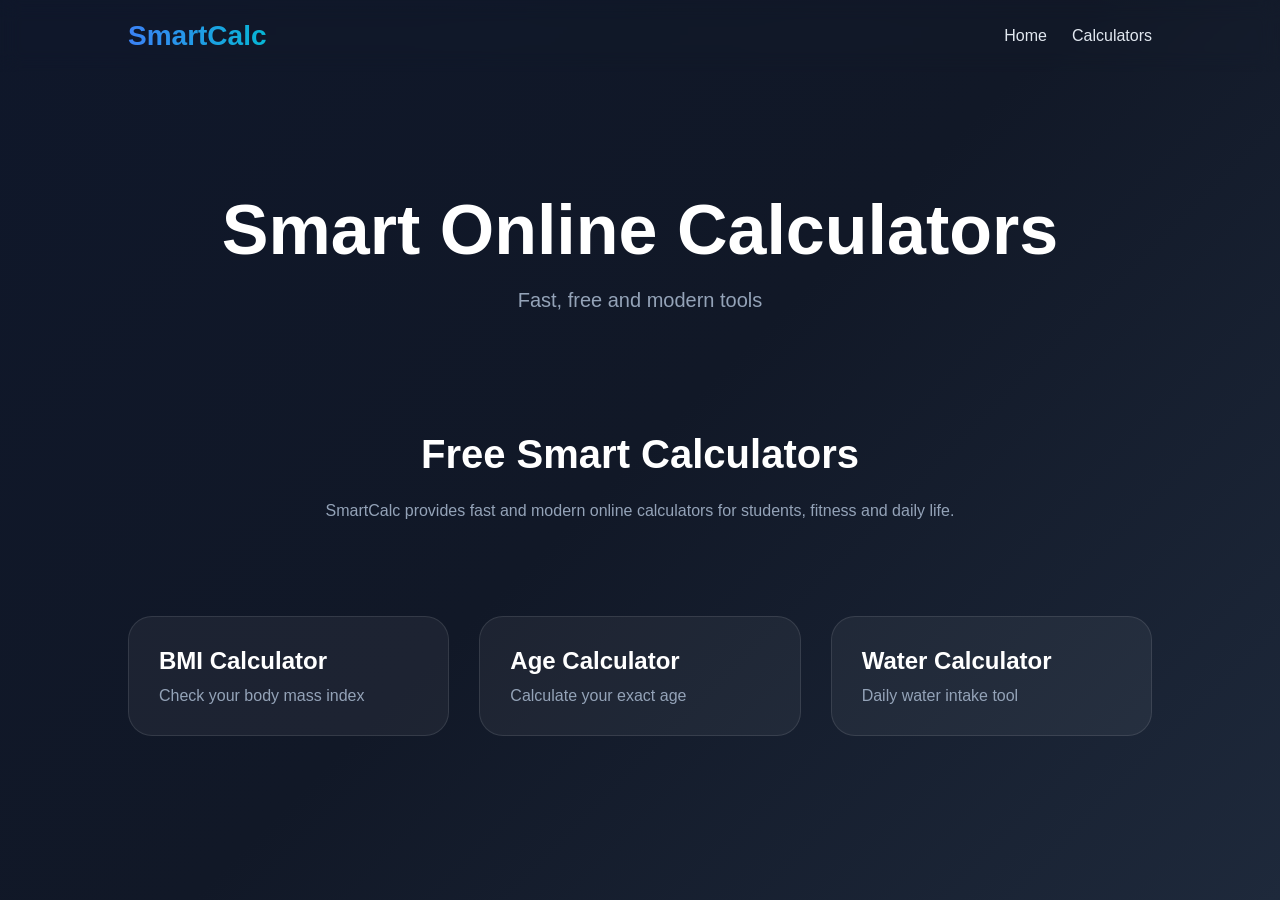
<file: index.html>
<!DOCTYPE html>
<html lang="en">
<head>
    <link
  rel="icon"
  href="favicon.png"
/>

    <meta
  name="description"
  content="Free online smart calculators for students, fitness and daily life."
/>

<meta
  name="keywords"
  content="BMI Calculator, Age Calculator, Water Calculator"
/>

<meta
  name="author"
  content="SmartCalc"
/>

  <meta charset="UTF-8"/>

  <meta
    name="viewport"
    content="width=device-width,
    initial-scale=1.0"
  />

  <title>
    SmartCalc - Online Calculators
  </title>

  <link
    rel="stylesheet"
    href="style.css"
  />

</head>

<body>

<header>

  <div class="logo">
    SmartCalc
  </div>

  <nav>

    <a href="#">Home</a>

    <a href="#">
      Calculators
    </a>

  </nav>

</header>

<section class="hero">

  <h1>
    Smart Online Calculators
  </h1>

  <p>
    Fast, free and modern tools
  </p>

</section>

<section class="about">

  <h2>
    Free Smart Calculators
  </h2>

  <p>

    SmartCalc provides fast and modern
    online calculators for students,
    fitness and daily life.

  </p>

</section>

<section class="cards">

  <!-- BMI -->

  <a
    href="calculators/bmi.html"
    class="tool-card"
  >

    <h2>
      BMI Calculator
    </h2>

    <p>
      Check your body mass index
    </p>

  </a>

  <!-- AGE -->

  <a
    href="calculators/age.html"
    class="tool-card"
  >

    <h2>
      Age Calculator
    </h2>

    <p>
      Calculate your exact age
    </p>

  </a>

  <!-- WATER -->

  <a
    href="calculators/water.html"
    class="tool-card"
  >

    <h2>
      Water Calculator
    </h2>

    <p>
      Daily water intake tool
    </p>

  </a>

</section>

</body>
</html>
</file>
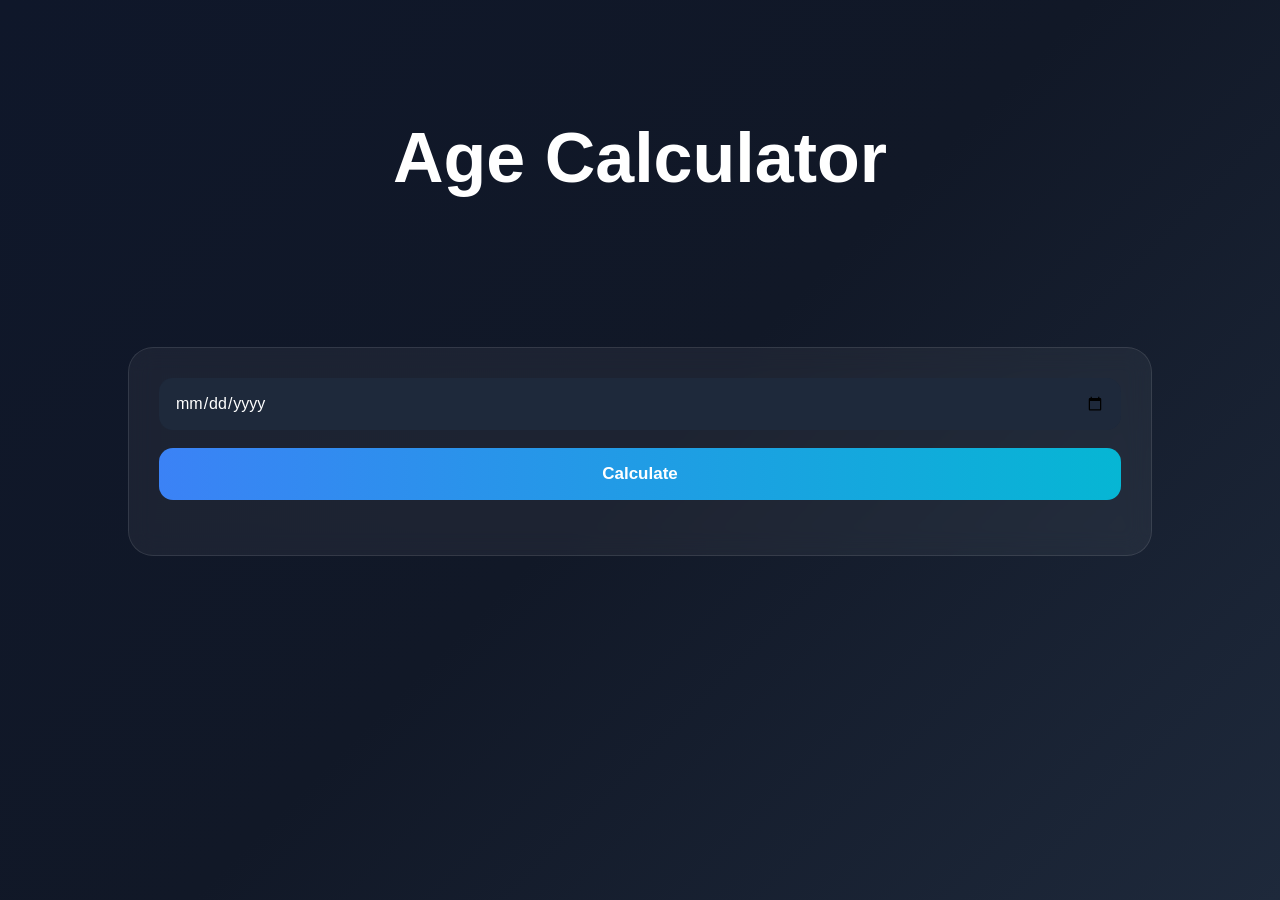
<file: calculators/age.html>
<!DOCTYPE html>
<html lang="en">
<head>
    <link
  rel="icon"
  href="../favicon.png"
/>
<meta
  name="description"
  content="Free online smart calculators for students, fitness and daily life."
/>

<meta
  name="keywords"
  content="BMI Calculator, Age Calculator, Water Calculator"
/>

<meta
  name="author"
  content="SmartCalc"
/>
  <meta charset="UTF-8"/>

  <meta
    name="viewport"
    content="width=device-width,
    initial-scale=1.0"
  />

  <meta
    name="description"
    content="Free online age calculator"
  />

  <title>
    Age Calculator
  </title>

  <link
    rel="stylesheet"
    href="../style.css"
  />

</head>

<body>

<section class="hero">

  <h1>
    Age Calculator
  </h1>

</section>

<section class="cards">

  <div class="card">

    <input
      type="date"
      id="birthDate"
    />

    <button onclick="calculateAge()">

      Calculate

    </button>

    <div
      id="result"
      class="result"
    ></div>

  </div>

</section>

<script
  src="../js/age.js"
></script>

</body>
</html>
</file>
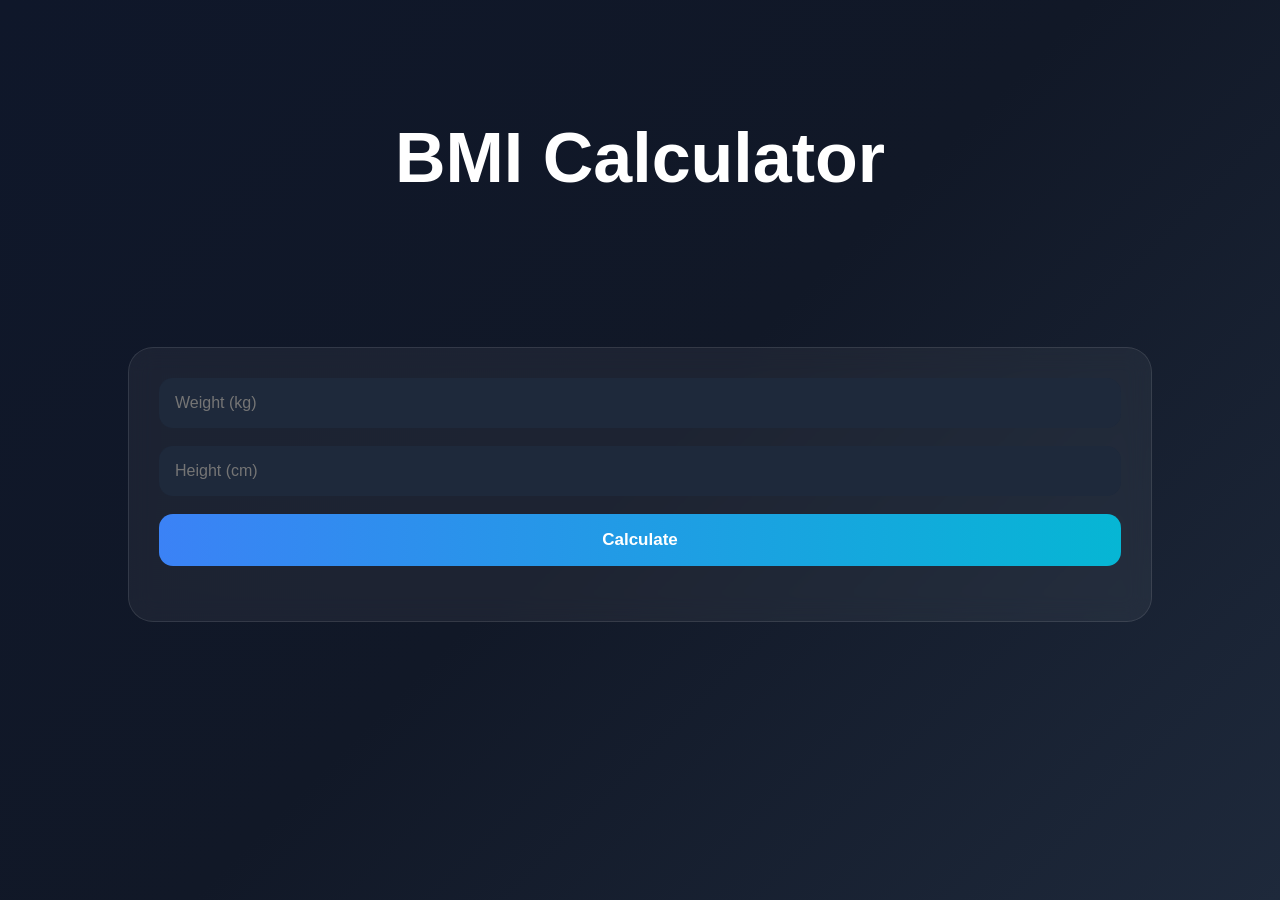
<file: calculators/bmi.html>
<!DOCTYPE html>
<html lang="en">
<head>
    <link
  rel="icon"
  href="../favicon.png"
/>

    <meta
  name="description"
  content="Free online smart calculators for students, fitness and daily life."
/>

<meta
  name="keywords"
  content="BMI Calculator, Age Calculator, Water Calculator"
/>

<meta
  name="author"
  content="SmartCalc"
/>

  <meta charset="UTF-8"/>

  <meta
    name="viewport"
    content="width=device-width,
    initial-scale=1.0"
  />

  <title>
    BMI Calculator
  </title>

  <link
    rel="stylesheet"
    href="../style.css"
  />

</head>

<body>

<section class="hero">

  <h1>
    BMI Calculator
  </h1>

</section>

<section class="cards">

  <div class="card">

    <input
      type="number"
      id="weight"
      placeholder="Weight (kg)"
    />

    <input
      type="number"
      id="height"
      placeholder="Height (cm)"
    />

    <button onclick="calculateBMI()">

      Calculate

    </button>

    <div
      id="result"
      class="result"
    ></div>

  </div>

</section>

<script
  src="../js/bmi.js"
></script>

</body>
</html>
</file>
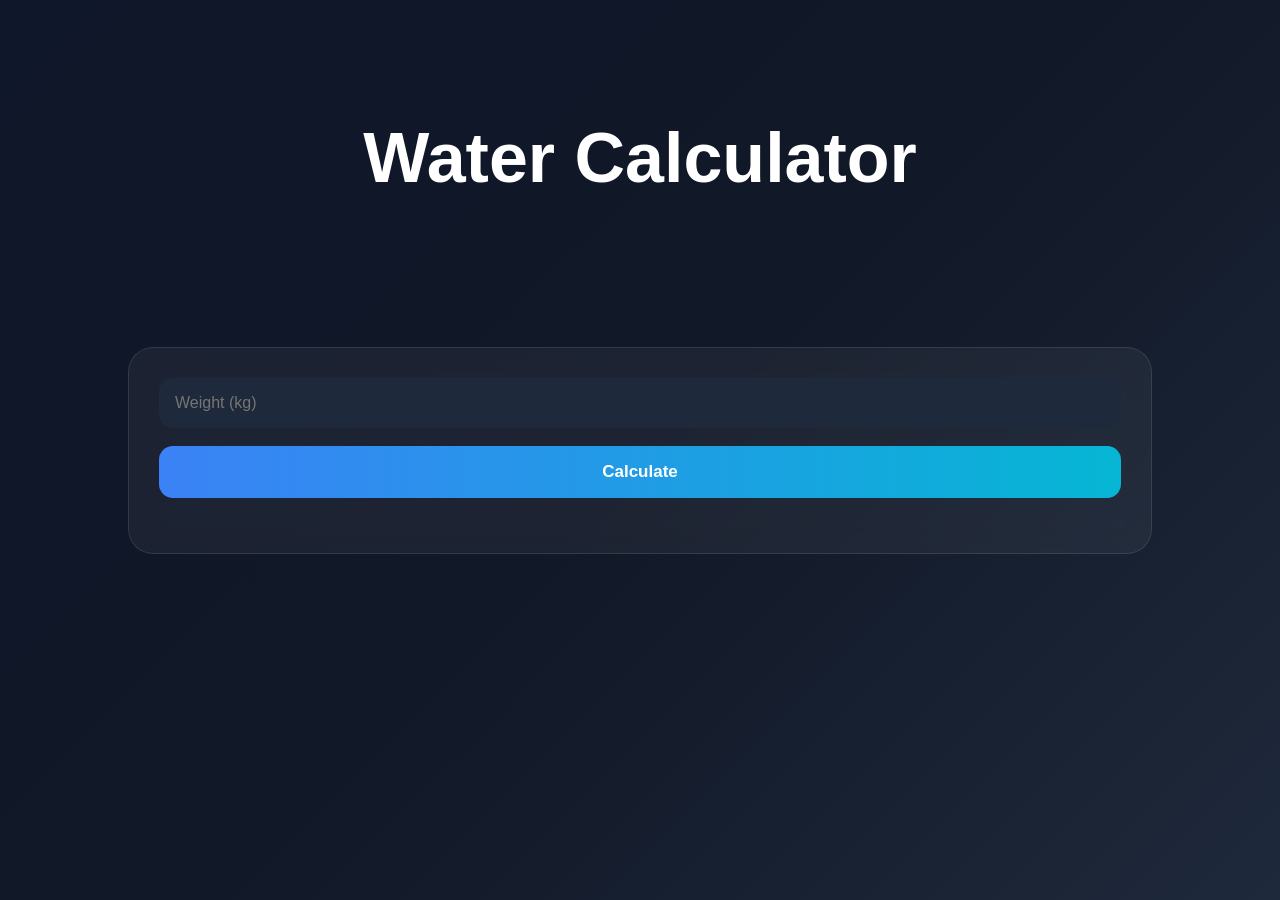
<file: calculators/water.html>
<!DOCTYPE html>
<html lang="en">
<head>
    <link
  rel="icon"
  href="../favicon.png"
/>
<meta
  name="description"
  content="Free online smart calculators for students, fitness and daily life."
/>

<meta
  name="keywords"
  content="BMI Calculator, Age Calculator, Water Calculator"
/>

<meta
  name="author"
  content="SmartCalc"
/>
  <meta charset="UTF-8"/>

  <meta
    name="viewport"
    content="width=device-width,
    initial-scale=1.0"
  />

  <meta
    name="description"
    content="Daily water intake calculator"
  />

  <title>
    Water Calculator
  </title>

  <link
    rel="stylesheet"
    href="../style.css"
  />

</head>

<body>

<section class="hero">

  <h1>
    Water Calculator
  </h1>

</section>

<section class="cards">

  <div class="card">

    <input
      type="number"
      id="weight"
      placeholder="Weight (kg)"
    />

    <button onclick="calculateWater()">

      Calculate

    </button>

    <div
      id="result"
      class="result"
    ></div>

  </div>

</section>

<script
  src="../js/water.js"
></script>

</body>
</html>
</file>
<file: style.css>
*{
  margin:0;
  padding:0;
  box-sizing:border-box;
  font-family:'Poppins',sans-serif;
}

body{

  background:
  linear-gradient(
    135deg,
    #0f172a,
    #111827,
    #1e293b
  );

  color:white;
  min-height:100vh;
}

/* HEADER */

header{

  display:flex;
  justify-content:space-between;
  align-items:center;

  padding:20px 10%;

  backdrop-filter:blur(10px);

  position:sticky;
  top:0;

  z-index:100;
}

.logo{

  font-size:28px;
  font-weight:700;

  background:linear-gradient(
    90deg,
    #3b82f6,
    #06b6d4
  );

  -webkit-background-clip:text;
  -webkit-text-fill-color:transparent;
}

nav{

  display:flex;
  gap:25px;
}

nav a{

  color:#e2e8f0;
  text-decoration:none;
  transition:0.3s;
  font-weight:500;
}

nav a:hover{

  color:#3b82f6;
}

/* HERO */

.hero{

  text-align:center;
  padding:120px 20px 80px;
}

.hero h1{

  font-size:70px;
  line-height:1.1;

  margin-bottom:20px;
}

.hero p{

  color:#94a3b8;
  font-size:20px;

  max-width:700px;
  margin:auto;
}

/* GRID */

.cards{

  display:grid;

  grid-template-columns:
  repeat(auto-fit,minmax(320px,1fr));

  gap:30px;

  padding:50px 10%;
}

/* CARD */

.card{

  background:
  rgba(255,255,255,0.05);

  border:
  1px solid rgba(255,255,255,0.1);

  backdrop-filter:blur(12px);

  border-radius:25px;

  padding:30px;

  transition:0.4s;
}

.card:hover{

  transform:
  translateY(-8px);

  border-color:#3b82f6;
}

.card h2{

  margin-bottom:25px;

  font-size:28px;
}

/* INPUT */

input{

  width:100%;

  padding:16px;

  margin-bottom:18px;

  border:none;

  border-radius:14px;

  background:#1e293b;

  color:white;

  font-size:16px;

  outline:none;
}

input:focus{

  border:
  1px solid #3b82f6;
}

/* BUTTON */

button{

  width:100%;

  padding:16px;

  border:none;

  border-radius:14px;

  background:
  linear-gradient(
    90deg,
    #3b82f6,
    #06b6d4
  );

  color:white;

  font-size:17px;
  font-weight:600;

  cursor:pointer;

  transition:0.3s;
}

button:hover{

  transform:scale(1.02);
}

/* RESULT */

.result{

  margin-top:25px;

  text-align:center;

  font-size:22px;

  font-weight:600;

  color:#38bdf8;
}

/* MOBILE */

@media(max-width:768px){

  header{

    flex-direction:column;
    gap:15px;
  }

  nav{

    flex-wrap:wrap;
    justify-content:center;
  }

  .hero{

    padding-top:80px;
  }

  .hero h1{

    font-size:42px;
  }

  .hero p{

    font-size:17px;
  }

}
/* TOOL CARDS */

.tool-card{

  text-decoration:none;

  color:white;

  background:
  rgba(255,255,255,0.05);

  border:
  1px solid rgba(255,255,255,0.1);

  padding:30px;

  border-radius:24px;

  transition:0.3s;
}

.tool-card:hover{

  transform:
  translateY(-8px);

  border-color:#3b82f6;
}

.tool-card h2{

  margin-bottom:12px;
}

.tool-card p{

  color:#94a3b8;
}
.about{

  padding:40px 10%;

  text-align:center;
}

.about h2{

  font-size:40px;

  margin-bottom:20px;
}

.about p{

  color:#94a3b8;

  max-width:700px;

  margin:auto;

  line-height:1.8;
}
</file>
